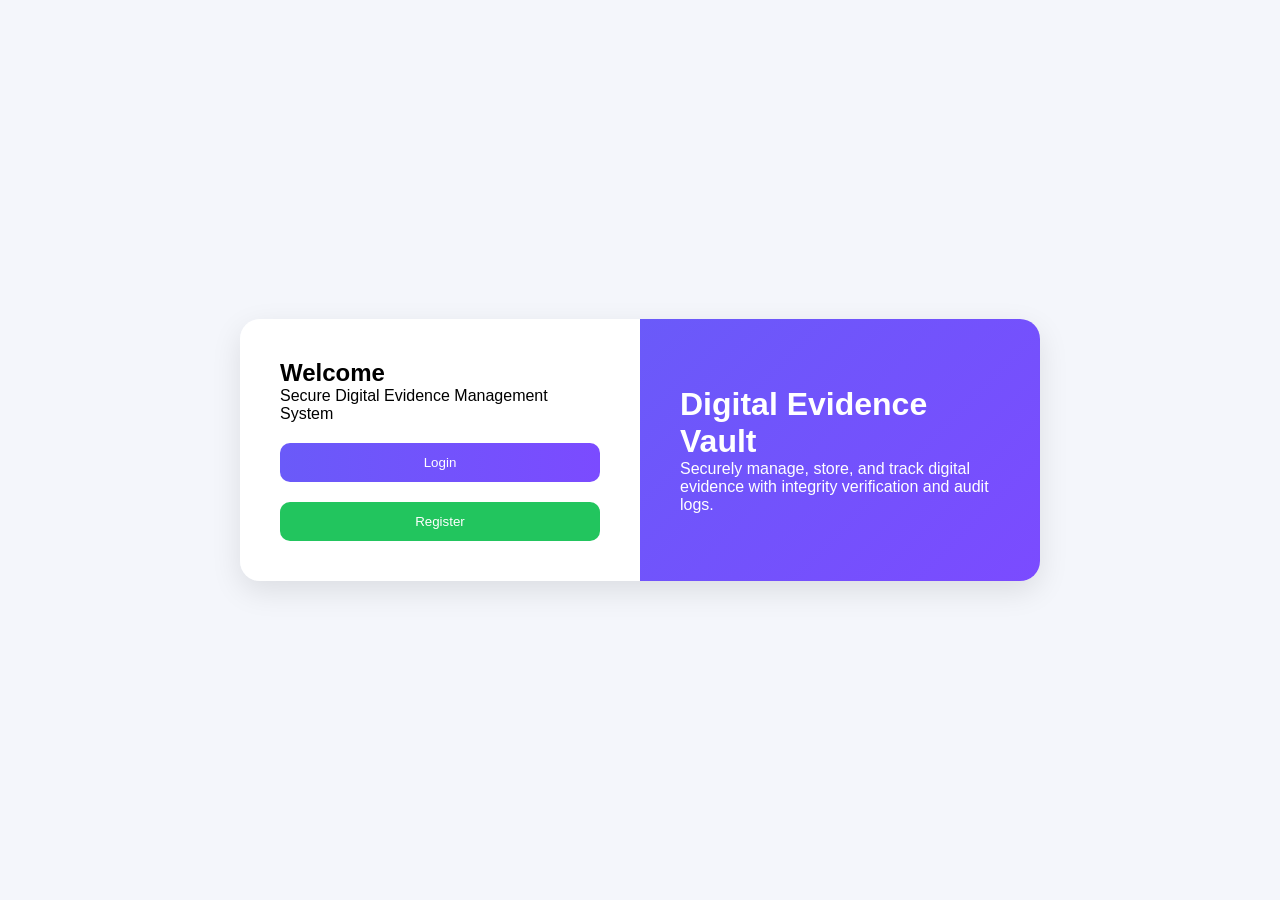
<file: templates/index.html>
<!DOCTYPE html>
<html>
<head>
<link rel="stylesheet" href="/static/css/style.css">
</head>

<body>
<div class="container">
    <div class="card">
        
        <div class="left">
            <h2>Welcome</h2>
            <p>Secure Digital Evidence Management System</p>

            <a href="/login">
                <button class="btn btn-primary">Login</button>
            </a>

            <a href="/register">
                <button class="btn btn-success">Register</button>
            </a>
        </div>

        <div class="right">
            <h1>Digital Evidence Vault</h1>
            <p>Securely manage, store, and track digital evidence with integrity verification and audit logs.</p>
        </div>

    </div>
</div>
</body>
</html>
</file>
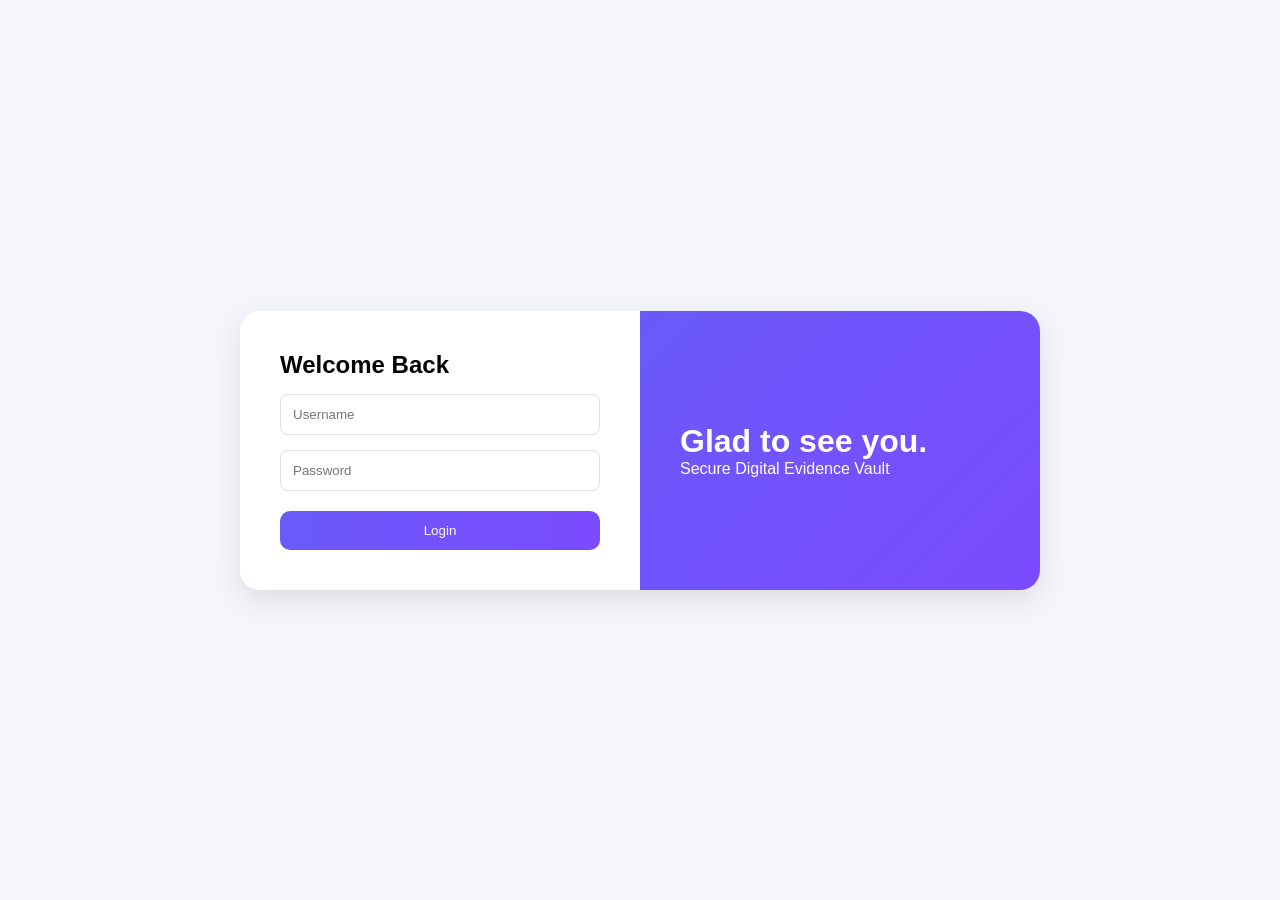
<file: templates/login.html>
<!DOCTYPE html>
<html>
<head>
<link rel="stylesheet" href="/static/css/style.css">
</head>

<body>
<div class="container">
    <div class="card">

        <div class="left">
            <h2>Welcome Back</h2>

            <form method="POST">
                <input name="username" placeholder="Username">
                <input name="password" type="password" placeholder="Password">

                <button class="btn btn-primary">Login</button>
            </form>
        </div>

        <div class="right">
            <h1>Glad to see you.</h1>
            <p>Secure Digital Evidence Vault</p>
        </div>

    </div>
</div>
</body>
</html>
</file>
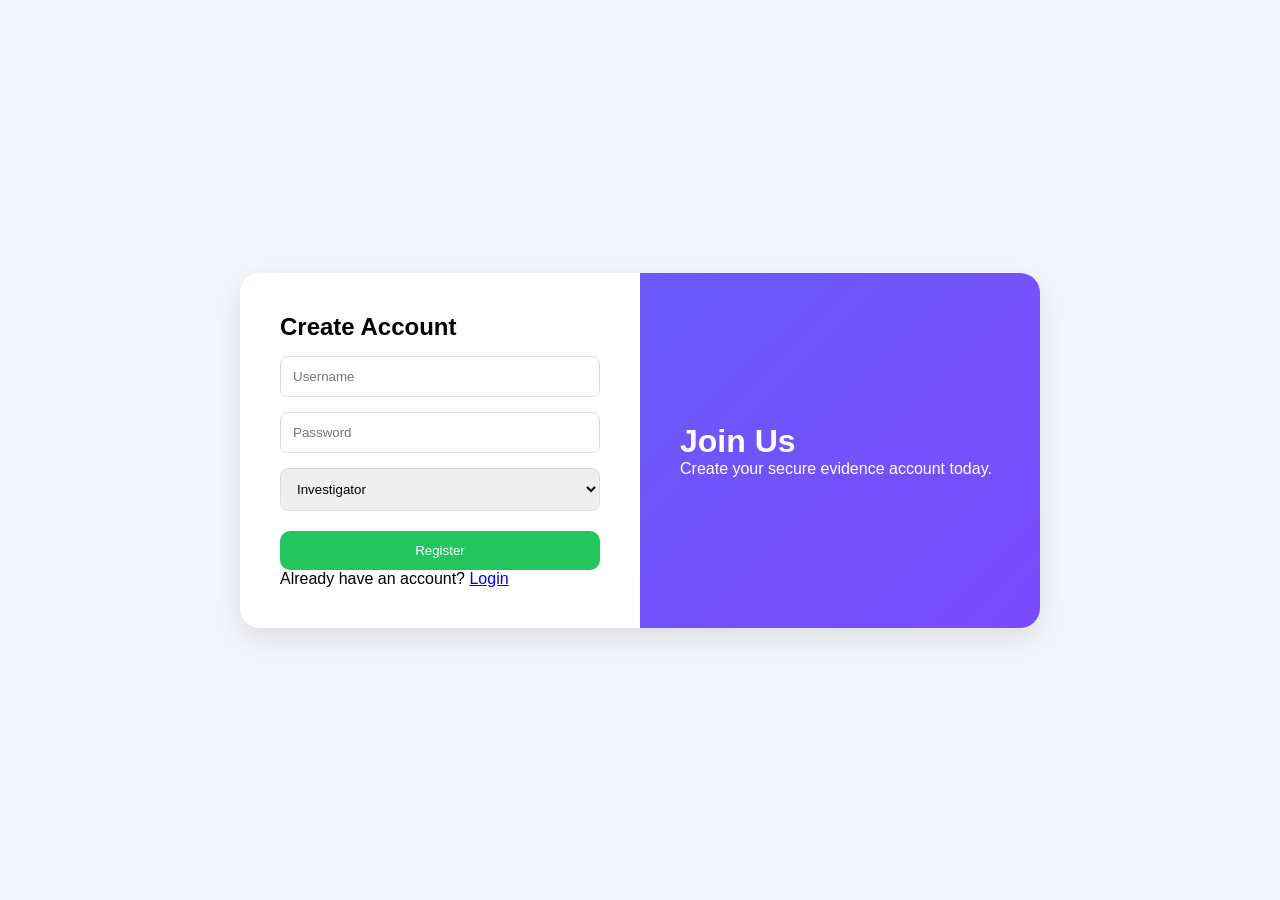
<file: templates/register.html>
<!DOCTYPE html>
<html>
<head>
<link rel="stylesheet" href="/static/css/style.css">
</head>

<body>
<div class="container">
    <div class="card">

        <div class="left">
            <h2>Create Account</h2>

            <form method="POST">
                <input name="username" placeholder="Username">
                <input name="password" type="password" placeholder="Password">

                <select name="role">
                    <option>Investigator</option>
                    <option>Authority</option>
                </select>

                <button class="btn btn-success">Register</button>
            </form>

            <p>Already have an account? <a href="/login">Login</a></p>
        </div>

        <div class="right">
            <h1>Join Us</h1>
            <p>Create your secure evidence account today.</p>
        </div>

    </div>
</div>
</body>
</html>
</file>
<file: static/css/style.css>
/* Reset */
* {
    margin: 0;
    padding: 0;
    box-sizing: border-box;
    font-family: 'Segoe UI', sans-serif;
}

/* Body */
body {
    background: #f4f6fb;
}

/* Center Card Layout (Login/Register/Home) */
.container {
    display: flex;
    justify-content: center;
    align-items: center;
    height: 100vh;
}

/* Card */
.card {
    width: 800px;
    display: flex;
    border-radius: 20px;
    overflow: hidden;
    box-shadow: 0 10px 30px rgba(0,0,0,0.1);
}

/* Left */
.left {
    width: 50%;
    background: #fff;
    padding: 40px;
}

/* Right */
.right {
    width: 50%;
    background: linear-gradient(135deg, #6a5af9, #7b4bff);
    color: white;
    padding: 40px;
    display: flex;
    flex-direction: column;
    justify-content: center;
}

/* Inputs */
input, select {
    width: 100%;
    padding: 12px;
    margin-top: 15px;
    border-radius: 8px;
    border: 1px solid #ddd;
}

/* Buttons */
.btn {
    width: 100%;
    padding: 12px;
    margin-top: 20px;
    border: none;
    border-radius: 10px;
    cursor: pointer;
    color: white;
}

.btn-primary {
    background: linear-gradient(90deg, #6a5af9, #7b4bff);
}

.btn-success {
    background: #22c55e;
}

/* Sidebar */
.sidebar {
    width: 220px;
    background: #f0f2ff;
    height: 100vh;
    padding: 20px;
    position: fixed;
}

.sidebar h2 {
    color: #5a4bff;
    margin-bottom: 20px;
}

.sidebar a {
    display: block;
    padding: 10px;
    background: #e0e4ff;
    margin: 10px 0;
    border-radius: 10px;
    text-decoration: none;
    color: #333;
}

/* Main content */
.main {
    margin-left: 240px;
    padding: 30px;
}

/* Cards */
.box {
    background: white;
    padding: 20px;
    border-radius: 15px;
    margin-top: 20px;
}

/* Table */
table {
    width: 100%;
    margin-top: 20px;
}

td, th {
    padding: 12px;
    border-bottom: 1px solid #eee;
}
</file>
